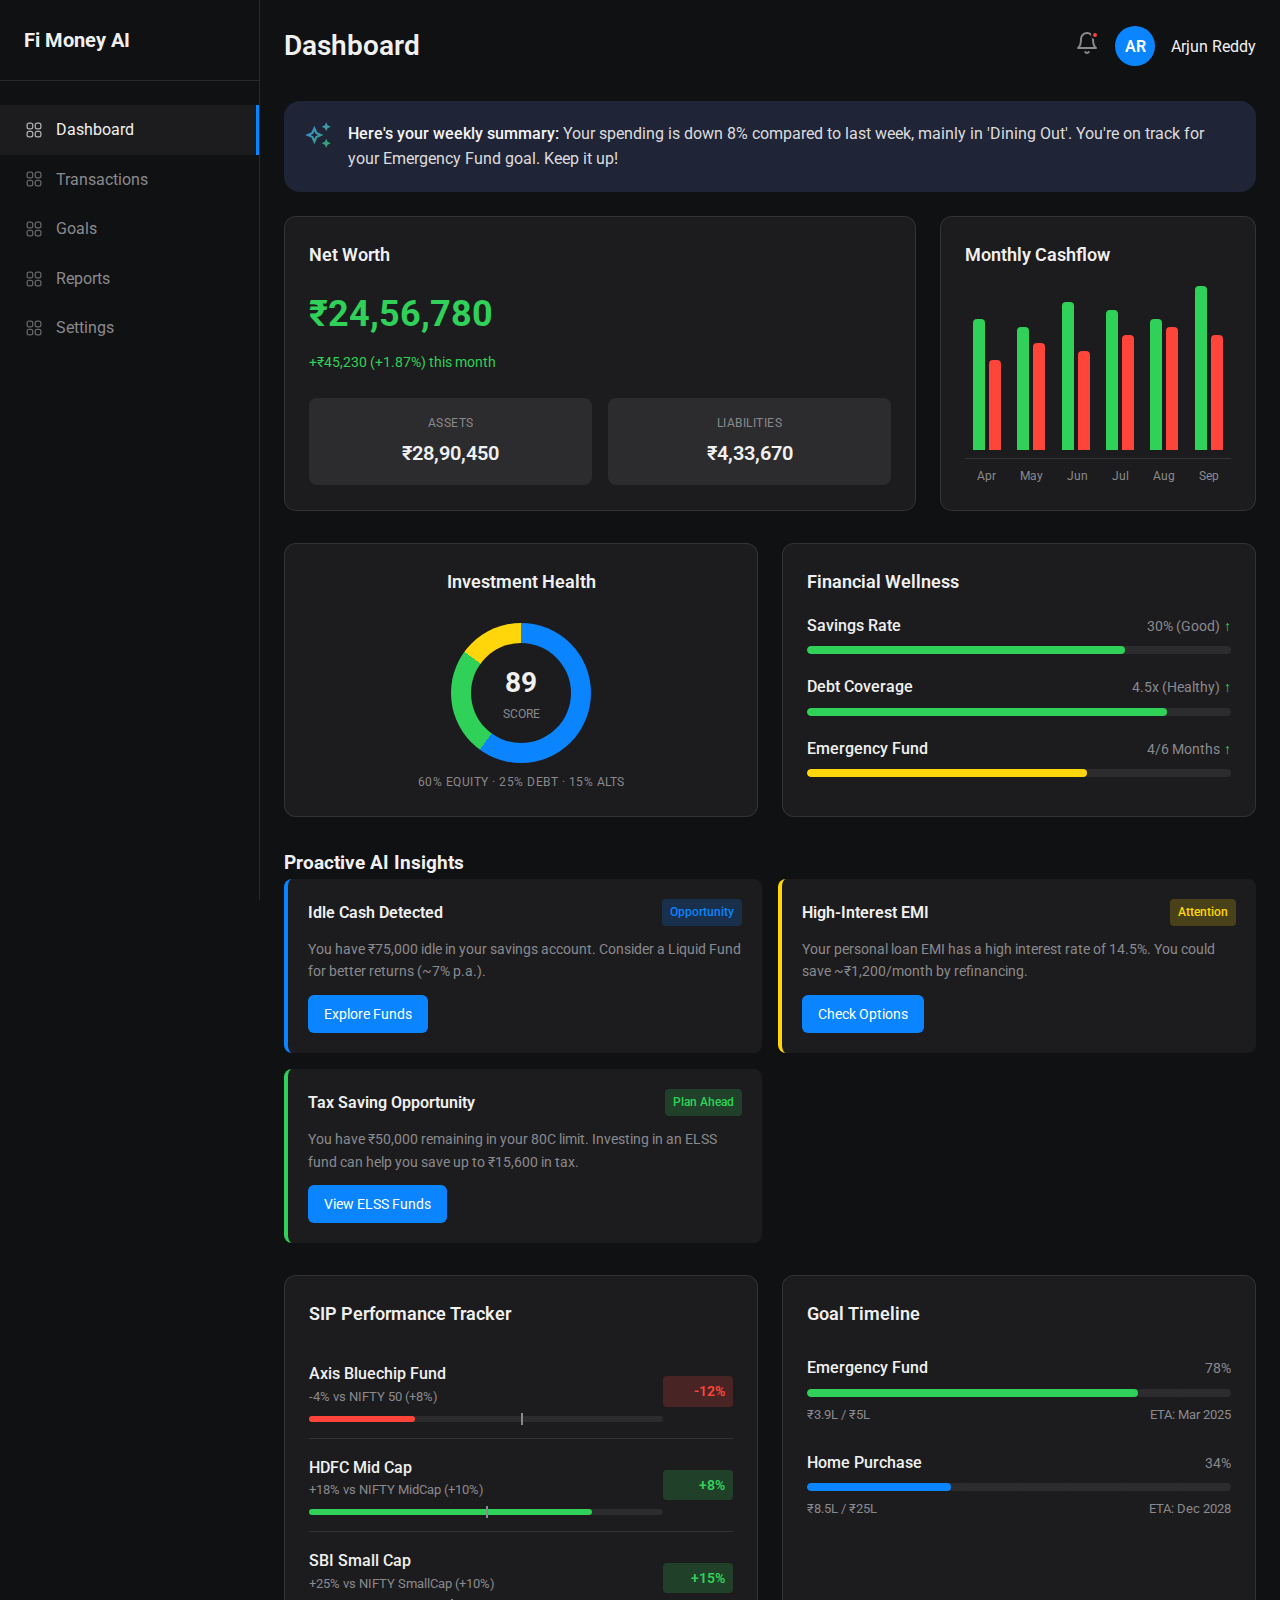
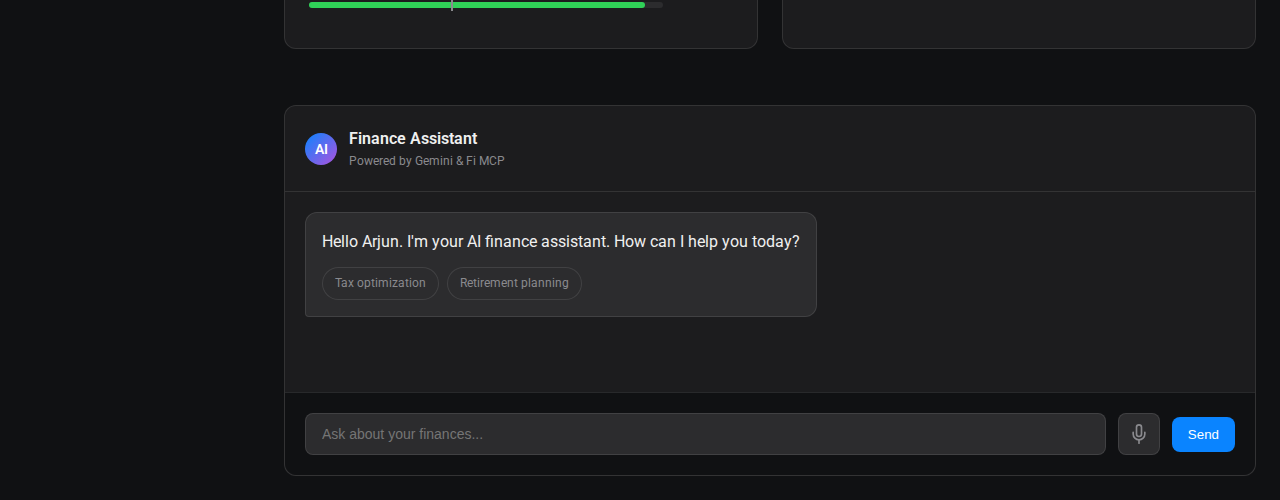
<file: Agentic_AI_Mock/index.html>
<!DOCTYPE html>
<html lang="en">
  <head>
    <meta charset="UTF-8" />
    <meta name="viewport" content="width=device-width, initial-scale=1.0" />
    <title>Fi Money AI - Financial Dashboard (Complete)</title>
    <link rel="preconnect" href="https://fonts.googleapis.com" />
    <link rel="preconnect" href="https://fonts.gstatic.com" crossorigin />
    <link
      href="https://fonts.googleapis.com/css2?family=Roboto:wght@400;500;700&display=swap"
      rel="stylesheet"
    />
    <link
      rel="stylesheet"
      href="https://fonts.googleapis.com/css2?family=Material+Symbols+Outlined:opsz,wght,FILL,GRAD@20..48,100..700,0..1,-50..200"
    />
    <style>
      :root {
        --bg-primary: #101113;
        --bg-secondary: #1c1c1e;
        --bg-tertiary: #2c2c2e;
        --border-color: rgba(255, 255, 255, 0.1);
        --text-primary: #f0f0f0;
        --text-secondary: #8a8a8e;
        --accent-blue: #0a84ff;
        --accent-green: #30d158;
        --accent-red: #ff453a;
        --accent-yellow: #ffd60a;
        --font-main: -apple-system, BlinkMacSystemFont, "Segoe UI", Roboto,
          sans-serif;
        --font-mono: "SF Mono", "Fira Code", "Fira Mono", "Roboto Mono",
          monospace;
      }

      * {
        margin: 0;
        padding: 0;
        box-sizing: border-box;
      }
      body {
        font-family: var(--font-main);
        background: var(--bg-primary);
        color: var(--text-primary);
        line-height: 1.6;
      }
      .container {
        display: flex;
        min-height: 100vh;
      }

      /* Sidebar Navigation */
      .sidebar {
        width: 260px;
        background: var(--bg-primary);
        border-right: 1px solid var(--border-color);
        padding: 24px 0;
        position: fixed;
        height: 100vh;
        z-index: 10;
      }
      .logo {
        padding: 0 24px 24px;
        border-bottom: 1px solid var(--border-color);
        margin-bottom: 24px;
      }
      .logo h1 {
        color: var(--text-primary);
        font-size: 20px;
        font-weight: 700;
      }
      .nav-item {
        padding: 12px 24px;
        color: var(--text-secondary);
        text-decoration: none;
        display: flex;
        align-items: center;
        gap: 12px;
        transition: all 0.2s;
      }
      .nav-item:hover,
      .nav-item.active {
        background: var(--bg-secondary);
        color: var(--text-primary);
        border-right: 3px solid var(--accent-blue);
      }
      .nav-icon {
        width: 20px;
        height: 20px;
        opacity: 0.7;
        background-color: var(--text-secondary);
        mask-image: url("data:image/svg+xml,%3Csvg xmlns='http://www.w3.org/2000/svg' fill='none' viewBox='0 0 24 24' stroke-width='1.5' stroke='currentColor'%3E%3Cpath stroke-linecap='round' stroke-linejoin='round' d='M3.75 6A2.25 2.25 0 016 3.75h2.25A2.25 2.25 0 0110.5 6v2.25a2.25 2.25 0 01-2.25 2.25H6a2.25 2.25 0 01-2.25-2.25V6zM3.75 15.75A2.25 2.25 0 016 13.5h2.25a2.25 2.25 0 012.25 2.25V18a2.25 2.25 0 01-2.25 2.25H6A2.25 2.25 0 013.75 18v-2.25zM13.5 6a2.25 2.25 0 012.25-2.25H18A2.25 2.25 0 0120.25 6v2.25A2.25 2.25 0 0118 10.5h-2.25a2.25 2.25 0 01-2.25-2.25V6zM13.5 15.75a2.25 2.25 0 012.25-2.25H18a2.25 2.25 0 012.25 2.25V18A2.25 2.25 0 0118 20.25h-2.25A2.25 2.25 0 0113.5 18v-2.25z' /%3E%3C/svg%3E");
        mask-size: contain;
        mask-repeat: no-repeat;
      }
      .nav-item:hover .nav-icon,
      .nav-item.active .nav-icon {
        background-color: var(--text-primary);
      }

      /* Main Content */
      .main-content {
        flex: 1;
        margin-left: 260px;
        padding: 24px;
        display: flex;
        gap: 24px;
      }
      .dashboard {
        flex: 1;
        max-width: calc(100% - 420px);
      }
      .header {
        display: flex;
        justify-content: space-between;
        align-items: center;
        margin-bottom: 32px;
      }
      .header h2 {
        font-size: 28px;
        color: var(--text-primary);
        font-weight: 600;
      }
      .user-info {
        display: flex;
        align-items: center;
        gap: 16px;
      }
      .notification-bell {
        position: relative;
        cursor: pointer;
        color: var(--text-secondary);
      }
      .notification-bell:hover {
        color: var(--text-primary);
      }
      .notification-dot {
        position: absolute;
        top: 0;
        right: 0;
        width: 8px;
        height: 8px;
        background: var(--accent-red);
        border-radius: 50%;
        border: 2px solid var(--bg-primary);
      }
      .avatar {
        width: 40px;
        height: 40px;
        background: var(--accent-blue);
        border-radius: 50%;
        display: flex;
        align-items: center;
        justify-content: center;
        color: white;
        font-weight: 600;
      }

      /* Dashboard Grid & Cards */
      .dashboard-grid,
      .small-widget-grid {
        display: grid;
        gap: 24px;
        margin-bottom: 32px;
      }
      .dashboard-grid {
        grid-template-columns: 2fr 1fr;
      }
      .small-widget-grid {
        grid-template-columns: repeat(auto-fit, minmax(250px, 1fr));
      }
      .card {
        background: var(--bg-secondary);
        border-radius: 12px;
        padding: 24px;
        border: 1px solid var(--border-color);
      }
      .card h3 {
        font-size: 18px;
        color: var(--text-primary);
        margin-bottom: 16px;
        font-weight: 600;
      }

      /* Net Worth */
      .net-worth-value {
        font-size: 36px;
        font-weight: 700;
        color: var(--accent-green);
        margin-bottom: 8px;
      }
      .net-worth-change {
        color: var(--accent-green);
        font-size: 14px;
      }
      .metric-grid {
        display: grid;
        grid-template-columns: 1fr 1fr;
        gap: 16px;
        margin-top: 24px;
      }
      .metric-card {
        background: var(--bg-tertiary);
        padding: 16px;
        border-radius: 8px;
        text-align: center;
      }
      .metric-label {
        font-size: 12px;
        color: var(--text-secondary);
        text-transform: uppercase;
        letter-spacing: 0.5px;
      }
      .metric-value {
        font-size: 20px;
        font-weight: 600;
        color: var(--text-primary);
        margin-top: 4px;
      }

      /* --- NEW: AI Summary Card --- */
      .ai-summary-card {
        display: flex;
        gap: 16px;
        align-items: flex-start;
        background-color: #202437;
        border-radius: 16px;
        padding: 20px;
        margin-bottom: 24px;
      }
      body.dark-theme .ai-summary-card {
        background-color: #38455a;
      }
      .ai-summary-card .material-symbols-outlined {
        font-size: 28px;
        color: var(--google-blue);
        background: linear-gradient(135deg, #4285f4, #34a853);
        -webkit-background-clip: text;
        -webkit-text-fill-color: transparent;
      }
      .ai-summary-text p {
        margin: 0;
        color: gainsboro;
      }
      .ai-summary-text strong {
        color: whitesmoke;
        font-weight: 500;
      }

      /* --- GRAPH: Monthly Cashflow --- */
      .cashflow-chart-container {
        height: 200px;
        display: flex;
        flex-direction: column;
      }
      .cashflow-chart {
        display: flex;
        justify-content: space-around;
        align-items: flex-end;
        flex-grow: 1;
        border-bottom: 1px solid var(--border-color);
        padding-bottom: 8px;
      }
      .chart-bar-group {
        display: flex;
        gap: 4px;
        align-items: flex-end;
        height: 100%;
      }
      .bar {
        width: 12px;
        border-radius: 4px 4px 0 0;
        transition: height 0.5s ease-out;
        animation: grow 0.8s ease-out forwards;
      }
      .bar.income {
        background-color: var(--accent-green);
      }
      .bar.expense {
        background-color: var(--accent-red);
      }
      .chart-labels {
        display: flex;
        justify-content: space-around;
        padding-top: 8px;
        font-size: 12px;
        color: var(--text-secondary);
      }
      @keyframes grow {
        from {
          transform: scaleY(0);
        }
        to {
          transform: scaleY(1);
        }
      }

      /* --- GRAPH: Investment Health Score (Doughnut Chart) --- */
      .health-score-card {
        text-align: center;
      }
      .doughnut-chart-container {
        display: flex;
        justify-content: center;
        align-items: center;
        padding: 10px 0;
      }
      .doughnut-chart {
        width: 140px;
        height: 140px;
        border-radius: 50%;
        background: conic-gradient(
          var(--accent-blue) 0% 60%,
          var(--accent-green) 60% 85%,
          var(--accent-yellow) 85% 100%
        );
        position: relative;
        display: flex;
        justify-content: center;
        align-items: center;
      }
      .doughnut-center {
        width: 100px;
        height: 100px;
        background: var(--bg-secondary);
        border-radius: 50%;
        display: flex;
        flex-direction: column;
        justify-content: center;
        align-items: center;
      }
      .health-score-value {
        font-size: 28px;
        font-weight: 700;
        color: var(--text-primary);
      }
      .health-score-label {
        font-size: 12px;
        color: var(--text-secondary);
        text-transform: uppercase;
      }

      /* --- GRAPH: Financial Wellness Score --- */
      .wellness-metric {
        margin-bottom: 20px;
      }
      .wellness-metric:last-child {
        margin-bottom: 0;
      }
      .wellness-header {
        display: flex;
        justify-content: space-between;
        align-items: baseline;
        margin-bottom: 8px;
      }
      .wellness-label {
        font-weight: 500;
        color: var(--text-primary);
      }
      .wellness-value {
        font-size: 14px;
        color: var(--text-secondary);
      }
      .trend-arrow {
        font-weight: bold;
        margin-left: 4px;
      }
      .trend-arrow.up {
        color: var(--accent-green);
      }
      .trend-arrow.down {
        color: var(--accent-red);
      }
      .progress-bar {
        height: 8px;
        background: var(--bg-tertiary);
        border-radius: 4px;
        overflow: hidden;
      }
      .progress-fill {
        height: 100%;
        border-radius: 4px;
      }

      /* Insight Cards */
      .insights-section {
        margin-bottom: 32px;
      }
      .insights-grid {
        display: grid;
        grid-template-columns: repeat(auto-fit, minmax(350px, 1fr));
        gap: 16px;
      }
      .insight-card {
        background: var(--bg-secondary);
        border-radius: 8px;
        padding: 20px;
      }
      .insight-card.warning {
        border-left: 4px solid var(--accent-yellow);
      }
      .insight-card.success {
        border-left: 4px solid var(--accent-green);
      }
      .insight-card.info {
        border-left: 4px solid var(--accent-blue);
      }
      .insight-header {
        display: flex;
        justify-content: space-between;
        align-items: center;
        margin-bottom: 12px;
      }
      .insight-title {
        font-weight: 600;
        color: var(--text-primary);
      }
      .insight-badge {
        padding: 4px 8px;
        border-radius: 4px;
        font-size: 12px;
        font-weight: 500;
      }
      .insight-badge.warning {
        background: rgba(255, 214, 10, 0.2);
        color: var(--accent-yellow);
      }
      .insight-badge.success {
        background: rgba(48, 209, 88, 0.2);
        color: var(--accent-green);
      }
      .insight-badge.info {
        background: rgba(10, 132, 255, 0.2);
        color: var(--accent-blue);
      }
      .insight-text {
        color: var(--text-secondary);
        font-size: 14px;
        margin-bottom: 12px;
      }
      .insight-action {
        background: var(--accent-blue);
        color: white;
        padding: 8px 16px;
        border-radius: 6px;
        text-decoration: none;
        font-size: 14px;
        display: inline-block;
        transition: background-color 0.2s;
      }
      .insight-action:hover {
        background-color: #0070e0;
      }

      /* Performance Section */
      .performance-section {
        display: grid;
        grid-template-columns: 1fr 1fr;
        gap: 24px;
        margin-bottom: 32px;
      }

      /* --- GRAPH: SIP Performance Tracker --- */
      .sip-list {
        margin-top: 16px;
      }
      .sip-item {
        display: flex;
        justify-content: space-between;
        align-items: center;
        padding: 16px 0;
        border-bottom: 1px solid var(--border-color);
      }
      .sip-item:last-child {
        border-bottom: none;
      }
      .sip-details {
        flex-grow: 1;
      }
      .sip-name {
        font-weight: 500;
        color: var(--text-primary);
      }
      .sip-performance {
        color: var(--text-secondary);
        font-size: 13px;
      }
      .performance-delta {
        padding: 4px 8px;
        border-radius: 4px;
        font-size: 14px;
        font-weight: 600;
        text-align: right;
        width: 70px;
      }
      .performance-delta.negative {
        background: rgba(255, 69, 58, 0.2);
        color: var(--accent-red);
      }
      .performance-delta.positive {
        background: rgba(48, 209, 88, 0.2);
        color: var(--accent-green);
      }
      .performance-strip {
        height: 6px;
        background-color: var(--bg-tertiary);
        border-radius: 3px;
        margin-top: 8px;
        position: relative;
      }
      .strip-fill {
        height: 100%;
        border-radius: 3px;
      }
      .strip-fill.negative {
        background-color: var(--accent-red);
      }
      .strip-fill.positive {
        background-color: var(--accent-green);
      }
      .strip-benchmark {
        position: absolute;
        top: -3px;
        bottom: -3px;
        width: 2px;
        background-color: var(--text-secondary);
      }

      /* --- GRAPH: Goal Timeline --- */
      .goal-timeline-container {
        display: flex;
        flex-direction: column;
        gap: 24px;
        padding-top: 10px;
      }
      .goal-item .progress-bar {
        background-image: repeating-linear-gradient(
          90deg,
          transparent,
          transparent 24.5%,
          var(--border-color) 25%
        );
        background-size: 25% 100%;
      }
      .goal-info {
        display: flex;
        justify-content: space-between;
        font-size: 13px;
        color: var(--text-secondary);
        margin-top: 8px;
      }

      /* Chat Assistant Panel */
      .chat-panel {
        width: 400px;
        background: var(--bg-secondary);
        border-radius: 12px;
        display: flex;
        flex-direction: column;
        height: fit-content;
        max-height: calc(100vh - 48px);
        position: sticky;
        top: 24px;
        border: 1px solid var(--border-color);
      }
      .chat-header {
        padding: 20px;
        border-bottom: 1px solid var(--border-color);
        display: flex;
        align-items: center;
        gap: 12px;
      }
      .ai-avatar {
        width: 32px;
        height: 32px;
        border-radius: 50%;
        background: linear-gradient(135deg, #0a84ff 0%, #af52de 100%);
        display: flex;
        align-items: center;
        justify-content: center;
        color: white;
        font-weight: 600;
        font-size: 14px;
      }
      .chat-title {
        font-weight: 600;
        color: var(--text-primary);
      }
      .chat-history {
        flex: 1;
        padding: 20px;
        overflow-y: auto;
        min-height: 200px;
        max-height: 650px;
      }
      .chat-message {
        margin-bottom: 20px;
        display: flex;
        flex-direction: column;
      }
      .message-user {
        background: var(--accent-blue);
        color: white;
        padding: 12px 16px;
        border-radius: 12px 12px 4px 12px;
        margin-left: auto;
        max-width: 85%;
        word-wrap: break-word;
        font-size: 15px;
      }
      .message-ai {
        background: var(--bg-tertiary);
        border: 1px solid var(--border-color);
        padding: 16px;
        border-radius: 12px 12px 12px 4px;
        margin-right: auto;
        max-width: 95%;
      }
      .audit-trail-trigger {
        font-size: 11px;
        color: var(--text-secondary);
        cursor: pointer;
        text-decoration: underline;
        text-decoration-style: dotted;
        display: inline-block;
        margin-top: 12px;
      }
      .audit-trail-trigger:hover {
        color: var(--text-primary);
      }
      .audit-trail-details {
        background: var(--bg-primary);
        border: 1px solid var(--border-color);
        padding: 12px;
        border-radius: 6px;
        margin-top: 8px;
        font-size: 12px;
        color: var(--text-secondary);
        font-family: var(--font-mono);
        max-height: 0;
        overflow: hidden;
        transition: max-height 0.3s ease-out, padding 0.3s ease-out,
          margin 0.3s ease-out;
        padding: 0 12px;
        margin: 0;
      }
      .audit-trail-details.visible {
        max-height: 200px;
        padding: 12px;
        margin-top: 8px;
      }
      .confidence-score {
        background: rgba(48, 209, 88, 0.2);
        border: 1px solid var(--accent-green);
        padding: 4px 8px;
        border-radius: 99px;
        font-size: 11px;
        font-weight: 500;
        color: var(--accent-green);
        display: inline-block;
      }
      .chat-input {
        padding: 20px;
        border-top: 1px solid var(--border-color);
        background: var(--bg-primary);
        border-radius: 0 0 12px 12px;
      }
      .input-container {
        display: flex;
        gap: 12px;
        align-items: center;
      }
      .chat-input input {
        flex: 1;
        padding: 12px 16px;
        border: 1px solid var(--border-color);
        border-radius: 8px;
        font-size: 14px;
        outline: none;
        background: var(--bg-tertiary);
        color: var(--text-primary);
      }
      .chat-input input:focus {
        border-color: var(--accent-blue);
      }
      .icon-btn,
      .send-btn {
        background: var(--bg-tertiary);
        color: var(--text-secondary);
        padding: 10px;
        border: 1px solid var(--border-color);
        border-radius: 8px;
        cursor: pointer;
        display: flex;
        align-items: center;
        justify-content: center;
      }
      .icon-btn:hover {
        background: #333;
        color: var(--text-primary);
      }
      .send-btn {
        background: var(--accent-blue);
        color: white;
        padding: 10px 16px;
        font-weight: 500;
        border: none;
      }
      .send-btn:hover {
        background: #0070e0;
      }
      .response-card {
        background: var(--bg-secondary);
        border: 1px solid var(--border-color);
        border-radius: 8px;
        padding: 16px;
        margin-top: 12px;
      }
      .response-header {
        display: flex;
        justify-content: space-between;
        align-items: center;
        margin-bottom: 12px;
      }
      .response-title {
        font-weight: 600;
        color: var(--text-primary);
        font-size: 14px;
      }
      .response-recommendation {
        background: rgba(10, 132, 255, 0.1);
        padding: 12px;
        border-radius: 6px;
        border-left: 3px solid var(--accent-blue);
        font-size: 14px;
        color: var(--text-primary);
      }
      .response-recommendation strong {
        display: block;
        margin-bottom: 4px;
        color: var(--accent-blue);
      }
      .response-recommendation ul {
        list-style-type: "• ";
        padding-left: 20px;
        margin: 0;
      }
      .suggestion-pills {
        display: flex;
        flex-wrap: wrap;
        gap: 8px;
        margin-top: 12px;
      }
      .suggestion-pill {
        background: var(--bg-tertiary);
        color: var(--text-secondary);
        padding: 6px 12px;
        border-radius: 20px;
        font-size: 12px;
        cursor: pointer;
        transition: all 0.2s;
        border: 1px solid var(--border-color);
      }
      .suggestion-pill:hover {
        background: var(--bg-secondary);
        color: var(--text-primary);
      }
      .message-thinking {
        font-style: italic;
        background: rgba(10, 132, 255, 0.1);
        border: 1px solid rgba(10, 132, 255, 0.2);
        padding: 12px 16px;
        border-radius: 8px;
        font-size: 14px;
        color: var(--accent-blue);
        align-self: flex-start;
      }
      .thinking-dots::after {
        content: " .";
        animation: dots 1.5s steps(5, end) infinite;
      }
      @keyframes dots {
        0%,
        20% {
          content: " .";
        }
        40% {
          content: " ..";
        }
        60% {
          content: " ...";
        }
        80%,
        100% {
          content: " ...";
        }
      }

      /* Responsive */
      @media (max-width: 1400px) {
        .main-content {
          flex-direction: column;
        }
        .dashboard {
          max-width: 100%;
        }
        .chat-panel {
          width: 100%;
          max-height: 800px;
          position: static;
        }
      }
      @media (max-width: 768px) {
        .sidebar {
          display: none;
        }
        .main-content {
          margin-left: 0;
        }
        .dashboard-grid,
        .performance-section,
        .small-widget-grid {
          grid-template-columns: 1fr;
        }
      }
    </style>
  </head>
  <body>
    <div class="container">
      <!-- Sidebar Navigation -->
      <nav class="sidebar">
        <div class="logo"><h1>Fi Money AI</h1></div>
        <a href="#" class="nav-item active"
          ><div class="nav-icon"></div>
          Dashboard</a
        >
        <a href="#" class="nav-item"
          ><div class="nav-icon"></div>
          Transactions</a
        >
        <a href="#" class="nav-item"
          ><div class="nav-icon"></div>
          Goals</a
        >
        <a href="#" class="nav-item"
          ><div class="nav-icon"></div>
          Reports</a
        >
        <a href="#" class="nav-item"
          ><div class="nav-icon"></div>
          Settings</a
        >
      </nav>

      <!-- Main Content -->
      <main class="main-content">
        <div class="dashboard">
          <!-- Header -->
          <header class="header">
            <h2>Dashboard</h2>
            <div class="user-info">
              <div class="notification-bell">
                <svg
                  xmlns="http://www.w3.org/2000/svg"
                  width="24"
                  height="24"
                  viewBox="0 0 24 24"
                  fill="none"
                  stroke="currentColor"
                  stroke-width="2"
                  stroke-linecap="round"
                  stroke-linejoin="round"
                >
                  <path d="M18 8A6 6 0 0 0 6 8c0 7-3 9-3 9h18s-3-2-3-9"></path>
                  <path d="M13.73 21a2 2 0 0 1-3.46 0"></path>
                </svg>
                <div class="notification-dot"></div>
              </div>
              <div class="avatar">AR</div>
              <span>Arjun Reddy</span>
            </div>
          </header>
          <div class="ai-summary-card">
            <span class="material-symbols-outlined">auto_awesome</span>
            <div class="ai-summary-text">
              <p>
                <strong>Here's your weekly summary:</strong> Your spending is
                down 8% compared to last week, mainly in 'Dining Out'. You're on
                track for your Emergency Fund goal. Keep it up!
              </p>
            </div>
          </div>

          <!-- Dashboard Grid -->
          <div class="dashboard-grid">
            <div class="card net-worth">
              <h3>Net Worth</h3>
              <div class="net-worth-value">₹24,56,780</div>
              <div class="net-worth-change">+₹45,230 (+1.87%) this month</div>
              <div class="metric-grid">
                <div class="metric-card">
                  <div class="metric-label">Assets</div>
                  <div class="metric-value">₹28,90,450</div>
                </div>
                <div class="metric-card">
                  <div class="metric-label">Liabilities</div>
                  <div class="metric-value">₹4,33,670</div>
                </div>
              </div>
            </div>
            <div class="card">
              <h3>Monthly Cashflow</h3>
              <!-- GRAPH: Monthly Cashflow -->
              <div class="cashflow-chart-container">
                <div class="cashflow-chart" style="--anim-delay: 0s">
                  <div class="chart-bar-group">
                    <div
                      class="bar income"
                      style="height: 80%; animation-delay: 0.1s"
                    ></div>
                    <div
                      class="bar expense"
                      style="height: 55%; animation-delay: 0.1s"
                    ></div>
                  </div>
                  <div class="chart-bar-group">
                    <div
                      class="bar income"
                      style="height: 75%; animation-delay: 0.2s"
                    ></div>
                    <div
                      class="bar expense"
                      style="height: 65%; animation-delay: 0.2s"
                    ></div>
                  </div>
                  <div class="chart-bar-group">
                    <div
                      class="bar income"
                      style="height: 90%; animation-delay: 0.3s"
                    ></div>
                    <div
                      class="bar expense"
                      style="height: 60%; animation-delay: 0.3s"
                    ></div>
                  </div>
                  <div class="chart-bar-group">
                    <div
                      class="bar income"
                      style="height: 85%; animation-delay: 0.4s"
                    ></div>
                    <div
                      class="bar expense"
                      style="height: 70%; animation-delay: 0.4s"
                    ></div>
                  </div>
                  <div class="chart-bar-group">
                    <div
                      class="bar income"
                      style="height: 80%; animation-delay: 0.5s"
                    ></div>
                    <div
                      class="bar expense"
                      style="height: 75%; animation-delay: 0.5s"
                    ></div>
                  </div>
                  <div class="chart-bar-group">
                    <div
                      class="bar income"
                      style="height: 100%; animation-delay: 0.6s"
                    ></div>
                    <div
                      class="bar expense"
                      style="height: 70%; animation-delay: 0.6s"
                    ></div>
                  </div>
                </div>
                <div class="chart-labels">
                  <span>Apr</span><span>May</span><span>Jun</span
                  ><span>Jul</span><span>Aug</span><span>Sep</span>
                </div>
              </div>
            </div>
          </div>

          <!-- Small Widgets Grid -->
          <div class="small-widget-grid">
            <div class="card health-score-card">
              <h3>Investment Health</h3>
              <!-- GRAPH: Investment Health Score (Doughnut) -->
              <div class="doughnut-chart-container">
                <div class="doughnut-chart">
                  <div class="doughnut-center">
                    <div class="health-score-value">89</div>
                    <div class="health-score-label">Score</div>
                  </div>
                </div>
              </div>
              <div class="metric-label" style="text-align: center">
                60% Equity · 25% Debt · 15% Alts
              </div>
            </div>
            <div class="card">
              <h3>Financial Wellness</h3>
              <!-- GRAPH: Financial Wellness Score -->
              <div class="wellness-metric">
                <div class="wellness-header">
                  <span class="wellness-label">Savings Rate</span
                  ><span class="wellness-value"
                    >30% (Good)<span class="trend-arrow up">↑</span></span
                  >
                </div>
                <div class="progress-bar">
                  <div
                    class="progress-fill"
                    style="width: 75%; background-color: var(--accent-green)"
                  ></div>
                </div>
              </div>
              <div class="wellness-metric">
                <div class="wellness-header">
                  <span class="wellness-label">Debt Coverage</span
                  ><span class="wellness-value"
                    >4.5x (Healthy)<span class="trend-arrow up">↑</span></span
                  >
                </div>
                <div class="progress-bar">
                  <div
                    class="progress-fill"
                    style="width: 85%; background-color: var(--accent-green)"
                  ></div>
                </div>
              </div>
              <div class="wellness-metric">
                <div class="wellness-header">
                  <span class="wellness-label">Emergency Fund</span
                  ><span class="wellness-value"
                    >4/6 Months<span class="trend-arrow up">↑</span></span
                  >
                </div>
                <div class="progress-bar">
                  <div
                    class="progress-fill"
                    style="width: 66%; background-color: var(--accent-yellow)"
                  ></div>
                </div>
              </div>
            </div>
          </div>

          <!-- Insights Section -->
          <div class="insights-section">
            <h3>Proactive AI Insights</h3>
            <div class="insights-grid">
              <div class="insight-card info">
                <div class="insight-header">
                  <div class="insight-title">Idle Cash Detected</div>
                  <div class="insight-badge info">Opportunity</div>
                </div>
                <div class="insight-text">
                  You have ₹75,000 idle in your savings account. Consider a
                  Liquid Fund for better returns (~7% p.a.).
                </div>
                <a
                  href="#"
                  class="insight-action"
                  onclick="askQuestion('Suggest liquid funds for idle cash')"
                  >Explore Funds</a
                >
              </div>
              <div class="insight-card warning">
                <div class="insight-header">
                  <div class="insight-title">High-Interest EMI</div>
                  <div class="insight-badge warning">Attention</div>
                </div>
                <div class="insight-text">
                  Your personal loan EMI has a high interest rate of 14.5%. You
                  could save ~₹1,200/month by refinancing.
                </div>
                <a href="#" class="insight-action">Check Options</a>
              </div>
              <div class="insight-card success">
                <div class="insight-header">
                  <div class="insight-title">Tax Saving Opportunity</div>
                  <div class="insight-badge success">Plan Ahead</div>
                </div>
                <div class="insight-text">
                  You have ₹50,000 remaining in your 80C limit. Investing in an
                  ELSS fund can help you save up to ₹15,600 in tax.
                </div>
                <a
                  href="#"
                  class="insight-action"
                  onclick="askQuestion('Suggest top ELSS funds')"
                  >View ELSS Funds</a
                >
              </div>
            </div>
          </div>

          <!-- Performance Section -->
          <div class="performance-section">
            <div class="card">
              <h3>SIP Performance Tracker</h3>
              <!-- GRAPH: SIP Performance Tracker -->
              <div class="sip-list">
                <div class="sip-item">
                  <div class="sip-details">
                    <div class="sip-name">Axis Bluechip Fund</div>
                    <div class="sip-performance">-4% vs NIFTY 50 (+8%)</div>
                    <div class="performance-strip">
                      <div class="strip-fill negative" style="width: 30%"></div>
                      <div class="strip-benchmark" style="left: 60%"></div>
                    </div>
                  </div>
                  <div class="performance-delta negative">-12%</div>
                </div>
                <div class="sip-item">
                  <div class="sip-details">
                    <div class="sip-name">HDFC Mid Cap</div>
                    <div class="sip-performance">
                      +18% vs NIFTY MidCap (+10%)
                    </div>
                    <div class="performance-strip">
                      <div class="strip-fill positive" style="width: 80%"></div>
                      <div class="strip-benchmark" style="left: 50%"></div>
                    </div>
                  </div>
                  <div class="performance-delta positive">+8%</div>
                </div>
                <div class="sip-item">
                  <div class="sip-details">
                    <div class="sip-name">SBI Small Cap</div>
                    <div class="sip-performance">
                      +25% vs NIFTY SmallCap (+10%)
                    </div>
                    <div class="performance-strip">
                      <div class="strip-fill positive" style="width: 95%"></div>
                      <div class="strip-benchmark" style="left: 40%"></div>
                    </div>
                  </div>
                  <div class="performance-delta positive">+15%</div>
                </div>
              </div>
            </div>
            <div class="card">
              <h3>Goal Timeline</h3>
              <!-- GRAPH: Goal Timeline -->
              <div class="goal-timeline-container">
                <div class="goal-item">
                  <div class="wellness-header">
                    <span class="wellness-label">Emergency Fund</span
                    ><span class="wellness-value">78%</span>
                  </div>
                  <div class="progress-bar">
                    <div
                      class="progress-fill"
                      style="width: 78%; background-color: var(--accent-green)"
                    ></div>
                  </div>
                  <div class="goal-info">
                    <span>₹3.9L / ₹5L</span><span>ETA: Mar 2025</span>
                  </div>
                </div>
                <div class="goal-item">
                  <div class="wellness-header">
                    <span class="wellness-label">Home Purchase</span
                    ><span class="wellness-value">34%</span>
                  </div>
                  <div class="progress-bar">
                    <div
                      class="progress-fill"
                      style="width: 34%; background-color: var(--accent-blue)"
                    ></div>
                  </div>
                  <div class="goal-info">
                    <span>₹8.5L / ₹25L</span><span>ETA: Dec 2028</span>
                  </div>
                </div>
              </div>
            </div>
          </div>
        </div>

        <!-- Chat Assistant Panel -->
        <aside class="chat-panel" id="chatPanel">
          <header class="chat-header">
            <div class="ai-avatar">AI</div>
            <div>
              <div class="chat-title">Finance Assistant</div>
              <div style="font-size: 12px; color: var(--text-secondary)">
                Powered by Gemini & Fi MCP
              </div>
            </div>
          </header>
          <div class="chat-history" id="chatHistory">
            <div class="chat-message">
              <div class="message-ai">
                <div style="margin-bottom: 12px">
                  Hello Arjun. I'm your AI finance assistant. How can I help you
                  today?
                </div>
                <div class="suggestion-pills">
                  <div
                    class="suggestion-pill"
                    onclick="askQuestion('How can I reduce my tax liability?')"
                  >
                    Tax optimization
                  </div>
                  <div
                    class="suggestion-pill"
                    onclick="askQuestion('Am I on track for retirement?')"
                  >
                    Retirement planning
                  </div>
                </div>
              </div>
            </div>
          </div>
          <div class="chat-input">
            <div class="input-container">
              <input
                type="text"
                placeholder="Ask about your finances..."
                id="chatInput"
              />
              <button class="icon-btn" aria-label="Use voice query">
                <svg
                  xmlns="http://www.w3.org/2000/svg"
                  width="20"
                  height="20"
                  viewBox="0 0 24 24"
                  fill="none"
                  stroke="currentColor"
                  stroke-width="2"
                  stroke-linecap="round"
                  stroke-linejoin="round"
                >
                  <path
                    d="M12 1a3 3 0 0 0-3 3v8a3 3 0 0 0 6 0V4a3 3 0 0 0-3-3z"
                  ></path>
                  <path d="M19 10v2a7 7 0 0 1-14 0v-2"></path>
                  <line x1="12" y1="19" x2="12" y2="23"></line>
                </svg>
              </button>
              <button class="send-btn" onclick="sendMessage()">Send</button>
            </div>
          </div>
        </aside>
      </main>
    </div>

    <script>
      const chatInput = document.getElementById("chatInput");
      const chatHistory = document.getElementById("chatHistory");

      function toggleAudit(element) {
        const details = element.nextElementSibling;
        if (details && details.classList.contains("audit-trail-details")) {
          details.classList.toggle("visible");
        }
      }

      function sendMessage() {
        const message = chatInput.value.trim();
        if (message) {
          addMessage(message, "user");
          chatInput.value = "";
          setTimeout(() => {
            addAIResponse(message);
          }, 500);
        }
      }

      chatInput.addEventListener("keydown", (event) => {
        if (event.key === "Enter") sendMessage();
      });
      function askQuestion(question) {
        chatInput.value = question;
        sendMessage();
      }

      function addMessage(message, type) {
        const messageWrapper = document.createElement("div");
        messageWrapper.className = "chat-message";
        if (type === "user") {
          messageWrapper.innerHTML = `<div class="message-user">${message}</div>`;
        }
        chatHistory.appendChild(messageWrapper);
        chatHistory.scrollTop = chatHistory.scrollHeight;
      }

      function addAIResponse(originalMessage) {
        let responseHTML = "";
        const normalizedMessage = originalMessage
          .toLowerCase()
          .replace(/[?.]/g, "");
        const messageWrapper = document.createElement("div");
        messageWrapper.className = "chat-message";

        // Thinking message
        messageWrapper.innerHTML = `<div class="message-ai"><div class="message-thinking thinking-dots">Analyzing...</div></div>`;
        chatHistory.appendChild(messageWrapper);
        chatHistory.scrollTop = chatHistory.scrollHeight;

        // Canned responses for simulation
        const cannedResponses = {
          "how can i reduce my tax liability": `
                    <div style="margin-bottom: 12px;">Based on your income and investments, here are tax optimization strategies:</div>
                    <div class="response-card">
                        <div class="response-header"><div class="response-title">Tax Saving Opportunities</div><div class="confidence-score">92% Confidence</div></div>
                        <div class="response-recommendation">
                            <strong>Immediate Actions:</strong>
                            <ul><li>Maximize 80C by increasing ELSS SIP to ₹12,500/month.</li><li>Utilize 80D with a health insurance top-up (up to ₹25k).</li><li>Contribute to NPS for extra ₹50k deduction under 80CCD(1B).</li></ul>
                            <strong>Potential Annual Tax Savings: ~₹62,000</strong>
                        </div>
                    </div>
                    <div class="audit-trail-trigger" onclick="toggleAudit(this)">How was this generated?</div>
                    <div class="audit-trail-details">[Agent Orchestration]<br>Query -> TaxOptimizerAgent<br>Tool Call -> Section80C_Checker()</div>`,
          "am i on track for retirement": `
                    <div style="margin-bottom: 12px;">Let me analyze your retirement readiness:</div>
                    <div class="response-card">
                        <div class="response-header"><div class="response-title">Retirement Analysis (Age 60)</div><div class="confidence-score">94% Confidence</div></div>
                        <div class="response-recommendation">
                            <strong>Current Status:</strong>
                            <ul><li>You're on track to meet <strong>84%</strong> of your target.</li><li>Projected Shortfall: <strong>₹80 Lakhs</strong>.</li><li><strong>Suggestion:</strong> Increase your monthly SIP contributions by ₹15,000 to close this gap.</li></ul>
                        </div>
                    </div>
                    <div class="suggestion-pills"><div class="suggestion-pill" onclick="askQuestion('How to increase my SIP?')">How to increase my SIP?</div></div>
                    <div class="audit-trail-trigger" onclick="toggleAudit(this)">How was this generated?</div>
                    <div class="audit-trail-details">[Agent Orchestration]<br>Query -> GoalPlannerAgent<br>Tool Call -> RetirementCorpus_Projector()</div>`,
          "why did my sip underperform": `
                    <div style="margin-bottom: 12px;">I've analyzed your <strong>Axis Bluechip SIP</strong> performance. Here's the breakdown:</div>
                    <div class="response-card">
                        <div class="response-header"><div class="response-title">Performance Analysis</div><div class="confidence-score">95% Confidence</div></div>
                        <div class="response-recommendation"><strong>Key Factors:</strong><ul><li>Recent correction in the Banking sector (-18%).</li><li>Volatility in the IT sector (13% of portfolio).</li></ul></div>
                    </div>
                    <div class="audit-trail-trigger" onclick="toggleAudit(this)">How was this generated?</div>
                    <div class="audit-trail-details">[Agent Orchestration]<br>Query -> SIP_Optimizer<br>API Call -> Fi_MCP_API, NSE_Benchmark_Data</div>`,
        };

        responseHTML =
          cannedResponses[normalizedMessage] ||
          `<div style="margin-bottom: 12px;">I can provide deep financial insights. For a general query like that, I recommend trying one of the suggestions.</div>`;

        setTimeout(() => {
          messageWrapper.innerHTML = `<div class="message-ai">${responseHTML}</div>`;
          chatHistory.scrollTop = chatHistory.scrollHeight;
        }, 1200);
      }
    </script>
  </body>
</html>
</file>
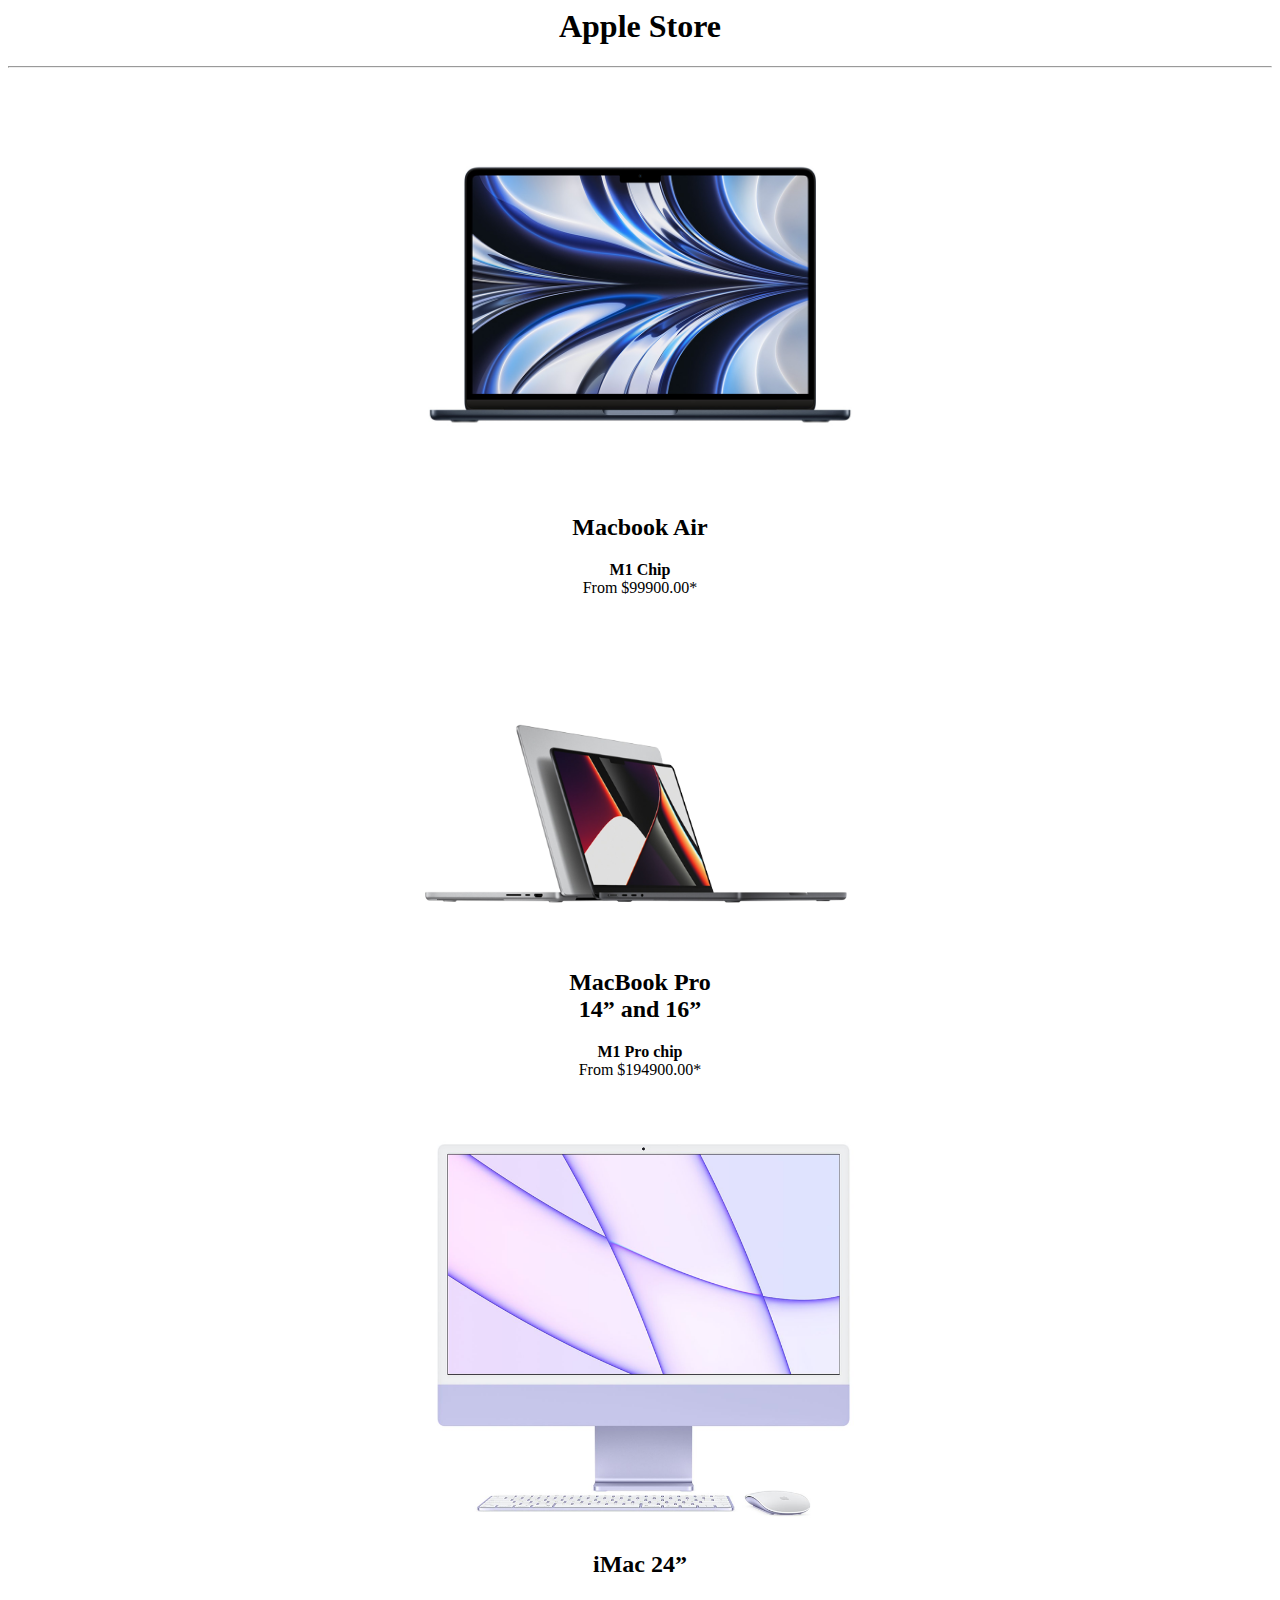
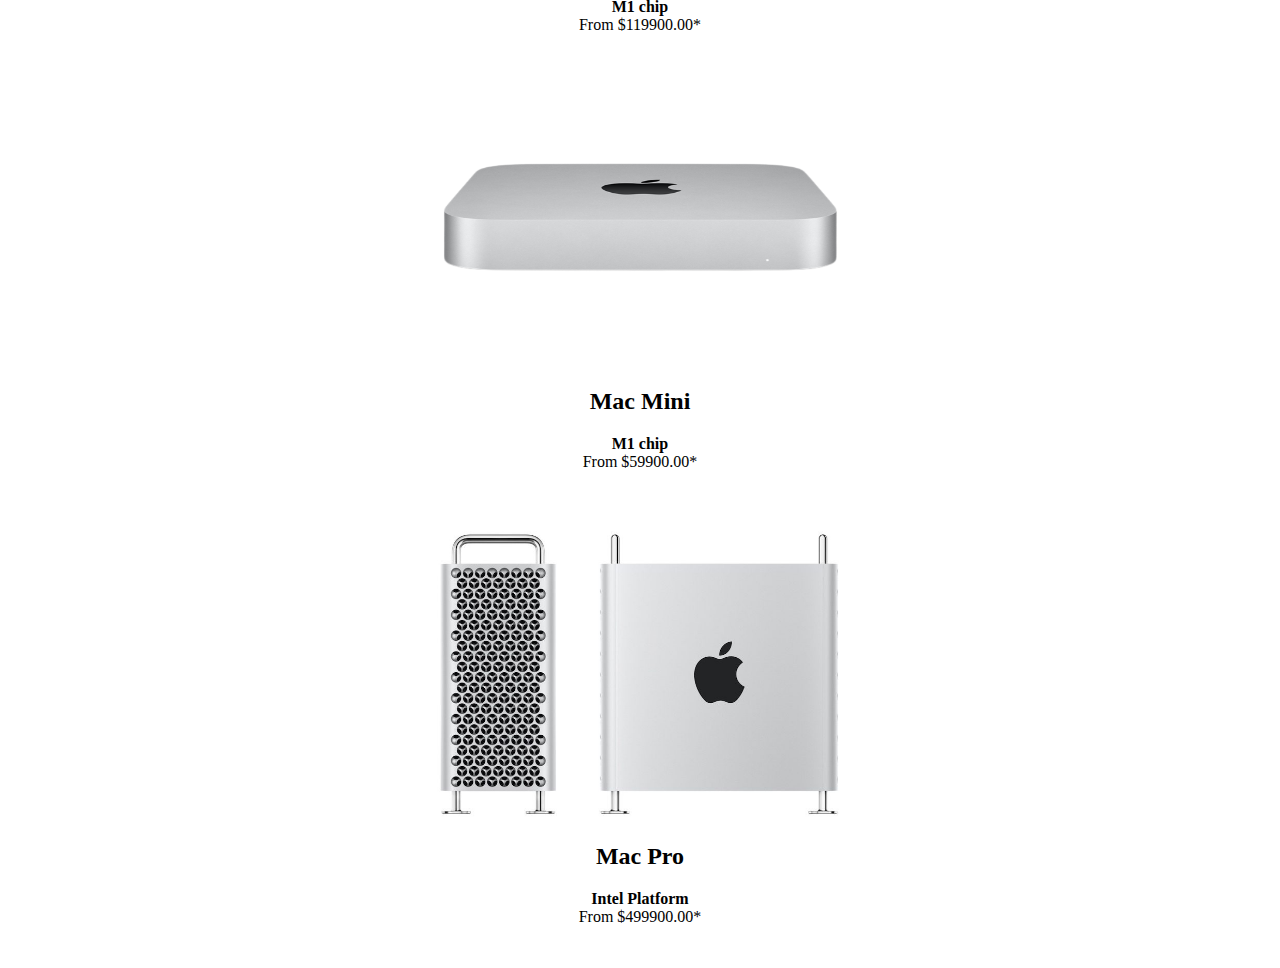
<file: Product cateloge /index.html>
<html lang="en">
<head>
    <meta charset="UTF-8">
    <meta http-equiv="X-UA-Compatible" content="IE=edge">
    <meta name="viewport" content="width=device-width, initial-scale=1.0">
    <title>Html Cateloge Website</title>
</head>
<body>
    <center>
        <h1><b>Apple Store</b></h1>
        <hr>
        <br>
        <!-- <h2>Macbook Air</h2> -->
        <img src="macbook-air.jpeg" alt="Macbook air"  height="400px">
        <h2>Macbook Air</h2>
        <p><b>M1 Chip</b>  <br>
            From   $99900.00*</p>
        <br>
        <br>
        

        
        <img src="macbookPro.png" alt="Macbook Pro"  height="300px">
        <h2>MacBook Pro <br>
            14” and 16”</h2>
            <p><b>M1 Pro chip </b>  <br>
                From  $194900.00*</p>
            <br>
            <br>

        
        <img src="imac.png" alt="iMac 24"  height="400px">
        <h2>iMac 24”</h2>
        <p><b>M1 chip </b>  <br>
            From $119900.00*</p>
        <br>

        
        <img src="macMini.png" alt="Mac mini" width="400px" height="300px">
        <h2>Mac Mini</h2>
        <p><b>M1 chip </b>  <br>
            From  $59900.00*</p>
        <br>
        <br>

        
        <img src="mac_Pro.jpeg" alt="Macbook air"  height="300px">
        <h2>Mac Pro</h2>
        <p><b>Intel Platform </b>  <br>
            From  $499900.00*</p>
        <br>

    </center>
</body>
</html>
</file>
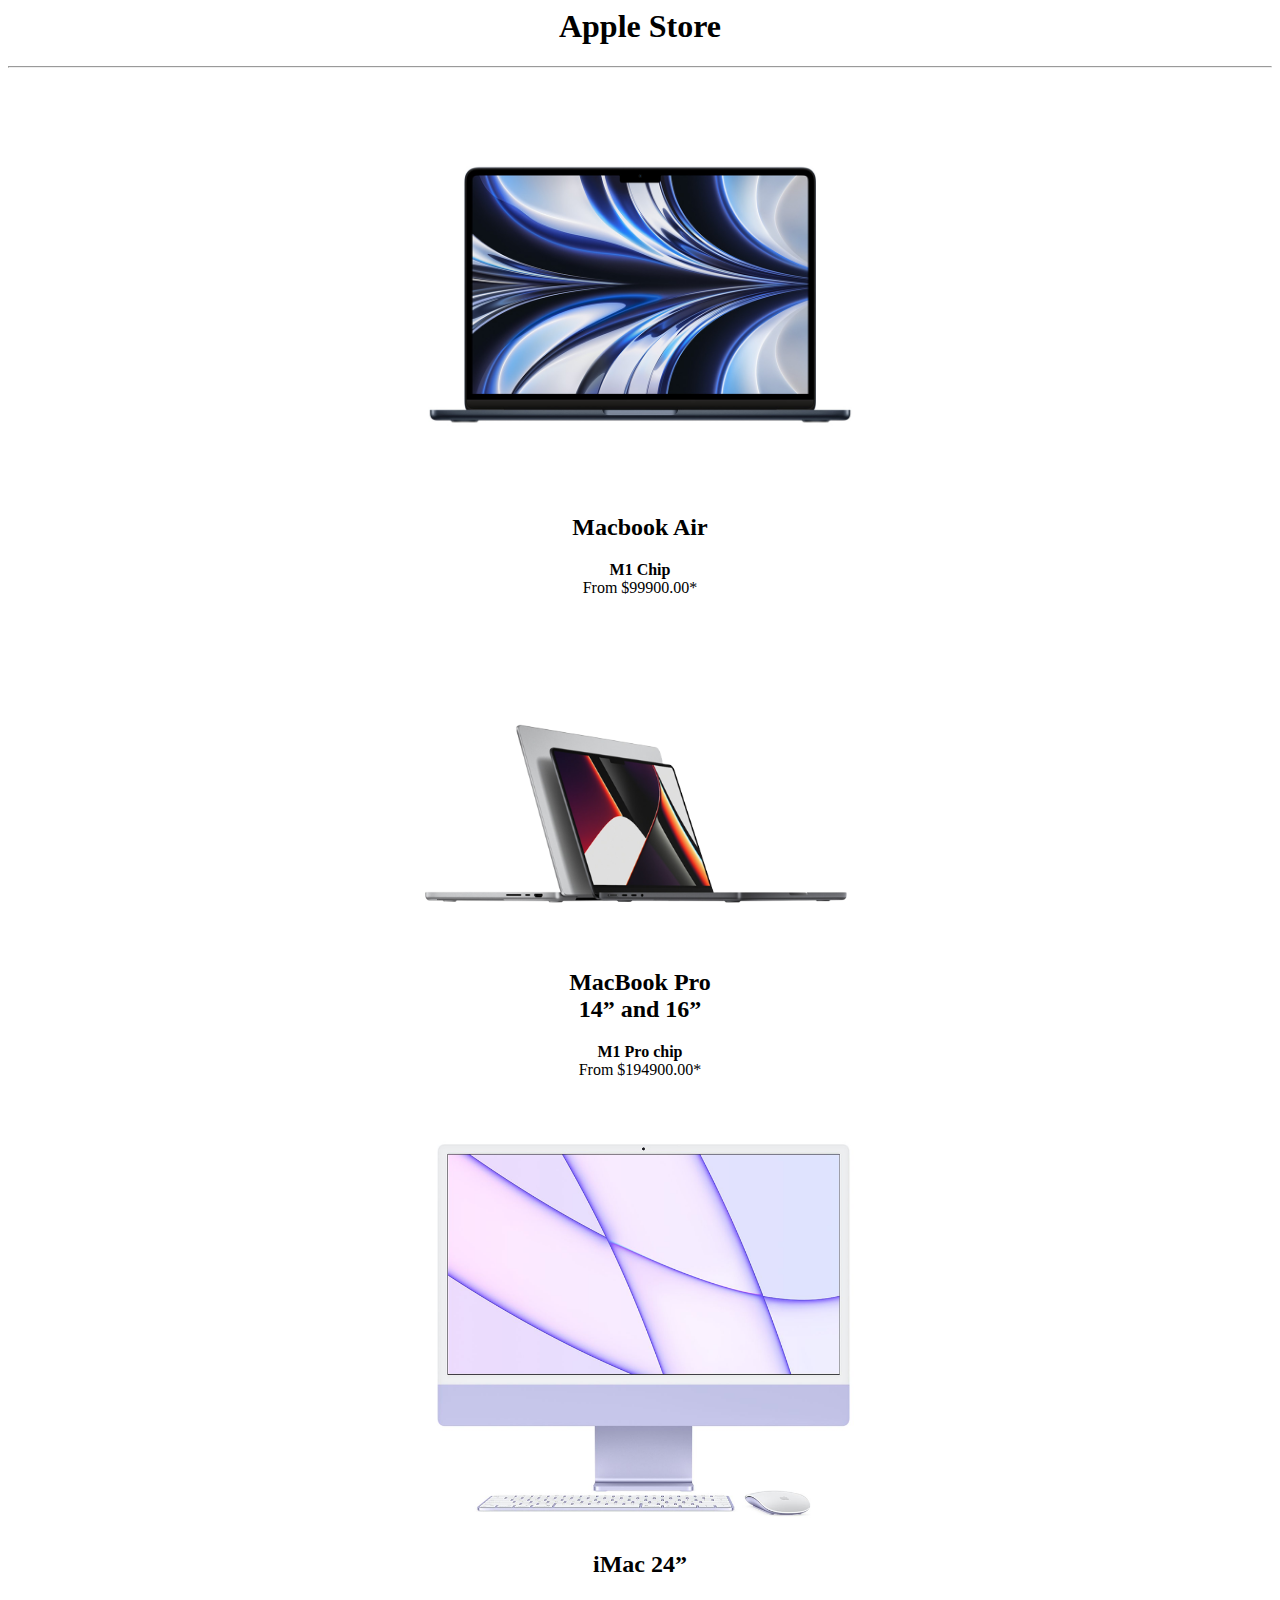
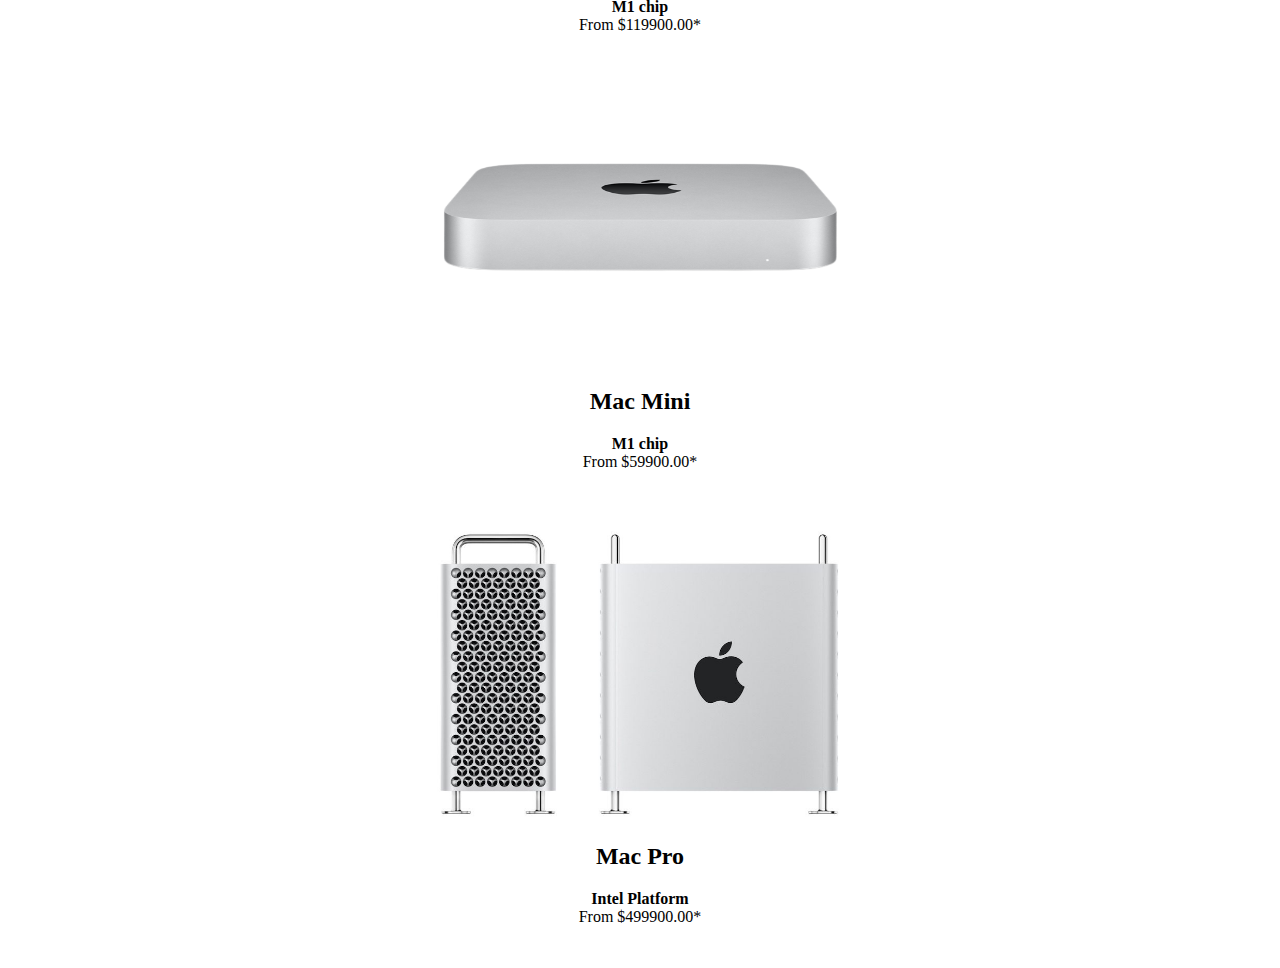
<file: ProductCatelogue /index.html>
<html lang="en">
<head>
    <meta charset="UTF-8">
    <meta http-equiv="X-UA-Compatible" content="IE=edge">
    <meta name="viewport" content="width=device-width, initial-scale=1.0">
    <title>Html Cateloge Website</title>
</head>
<body>
    <center>
        <h1><b>Apple Store</b></h1>
        <hr>
        <br>
        <!-- <h2>Macbook Air</h2> -->
        <img src="image/macbook-air.jpeg" alt="Macbook air"  height="400px">
        <h2>Macbook Air</h2>
        <p><b>M1 Chip</b>  <br>
            From   $99900.00*</p>
        <br>
        <br>
        

        
        <img src="image/macbookPro.png" alt="Macbook Pro"  height="300px">
        <h2>MacBook Pro <br>
            14” and 16”</h2>
            <p><b>M1 Pro chip </b>  <br>
                From  $194900.00*</p>
            <br>
            <br>

        
        <img src="image/imac.png" alt="iMac 24"  height="400px">
        <h2>iMac 24”</h2>
        <p><b>M1 chip </b>  <br>
            From $119900.00*</p>
        <br>

        
        <img src="image/macMini.png" alt="Mac mini" width="400px" height="300px">
        <h2>Mac Mini</h2>
        <p><b>M1 chip </b>  <br>
            From  $59900.00*</p>
        <br>
        <br>

        
        <img src="image/mac_Pro.jpeg" alt="Mac Pro"  height="300px">
        <h2>Mac Pro</h2>
        <p><b>Intel Platform </b>  <br>
            From  $499900.00*</p>
        <br>

    </center>
</body>
</html>
</file>
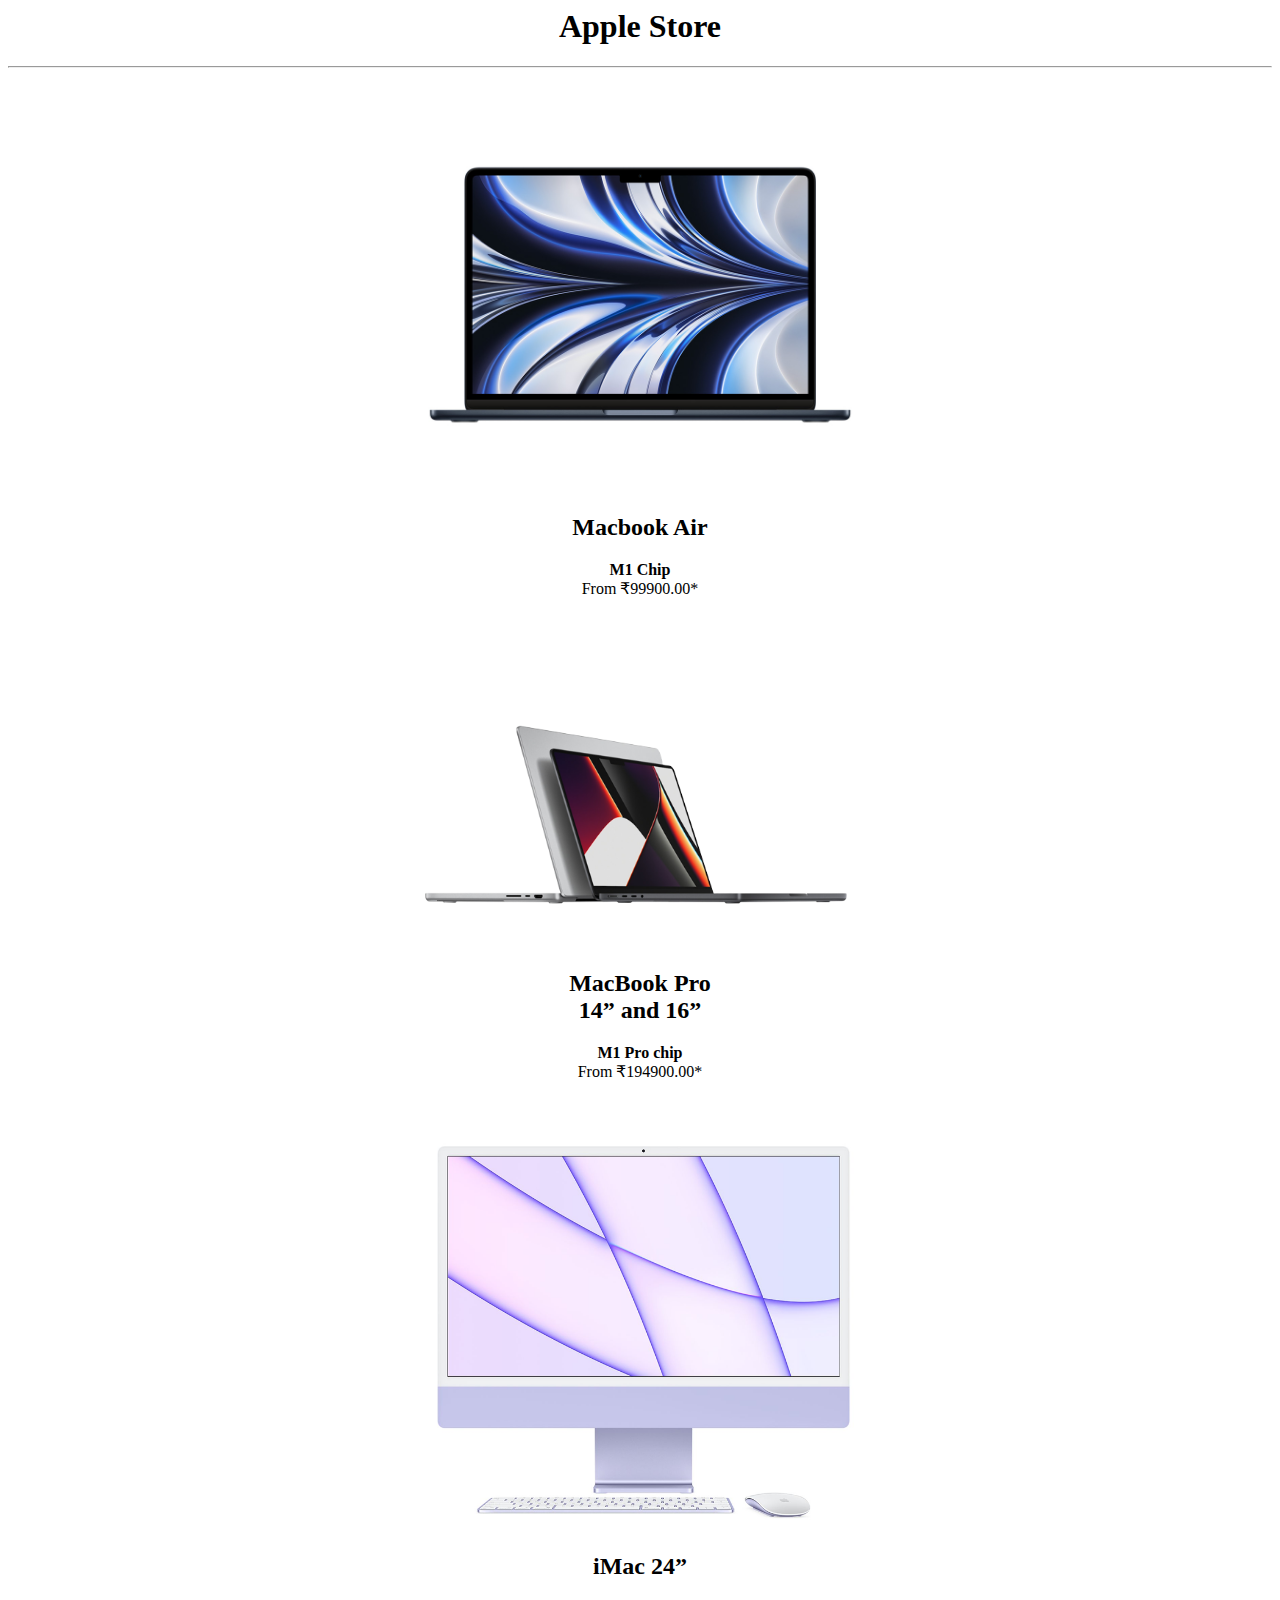
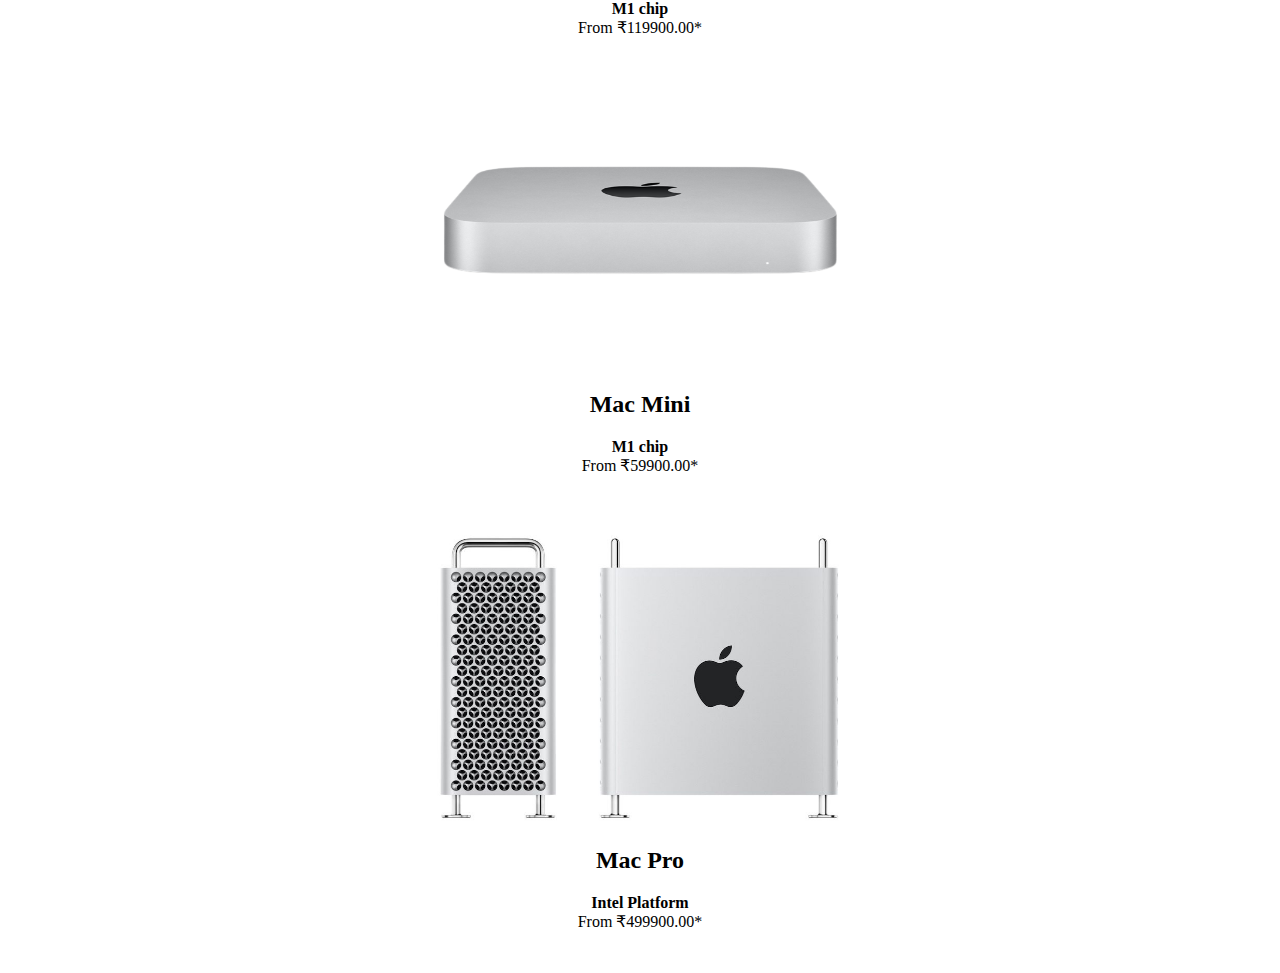
<file: ProductCatelogue/Index.html>
<html lang="en">
<head>
    <meta charset="UTF-8">
    <meta http-equiv="X-UA-Compatible" content="IE=edge">
    <meta name="viewport" content="width=device-width, initial-scale=1.0">
    <title>Html Cateloge Website</title>
</head>
<body>
    <center>
        <h1><b>Apple Store</b></h1>
        <hr>
        <br>
        <!-- <h2>Macbook Air</h2> -->
        <img src="image/macbook-air.jpeg" alt="Macbook air"  height="400px">
        <h2>Macbook Air</h2>
        <p><b>M1 Chip</b>  <br>
            From   ₹99900.00*</p>
        <br>
        <br>
        

        
        <img src="image/macbookPro.png" alt="Macbook Pro"  height="300px">
        <h2>MacBook Pro <br>
            14” and 16”</h2>
            <p><b>M1 Pro chip </b>  <br>
                From  ₹194900.00*</p>
            <br>
            <br>

        
        <img src="image/imac.png" alt="iMac 24"  height="400px">
        <h2>iMac 24”</h2>
        <p><b>M1 chip </b>  <br>
            From ₹119900.00*</p>
        <br>

        
        <img src="image/macMini.png" alt="Mac mini" width="400px" height="300px">
        <h2>Mac Mini</h2>
        <p><b>M1 chip </b>  <br>
            From  ₹59900.00*</p>
        <br>
        <br>

        
        <img src="image/mac_Pro.jpeg" alt="Mac Pro"  height="300px">
        <h2>Mac Pro</h2>
        <p><b>Intel Platform </b>  <br>
            From  ₹499900.00*</p>
        <br>

    </center>
</body>
</html>
</file>
